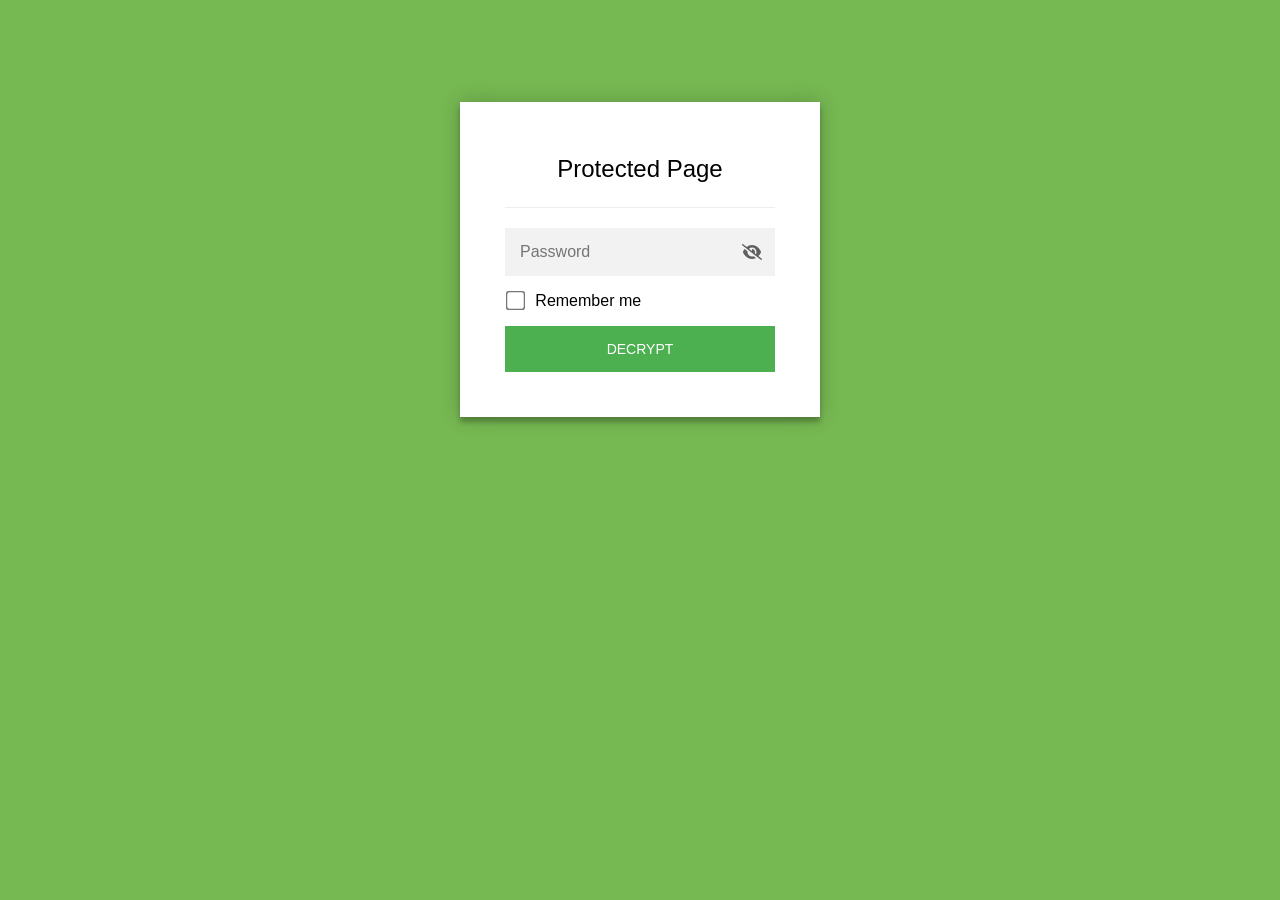
<file: coaching-raw.html>
<!DOCTYPE html>
<html class="staticrypt-html">
    <head>
        <meta charset="utf-8" />
        <title>Protected Page</title>
        <meta name="viewport" content="width=device-width, initial-scale=1" />

        <!-- do not cache this page -->
        <meta http-equiv="cache-control" content="max-age=0" />
        <meta http-equiv="cache-control" content="no-cache" />
        <meta http-equiv="expires" content="0" />
        <meta http-equiv="expires" content="Tue, 01 Jan 1980 1:00:00 GMT" />
        <meta http-equiv="pragma" content="no-cache" />

        <style>
            .staticrypt-hr {
                margin-top: 20px;
                margin-bottom: 20px;
                border: 0;
                border-top: 1px solid #eee;
            }

            .staticrypt-page {
                width: 360px;
                padding: 8% 0 0;
                margin: auto;
                box-sizing: border-box;
            }

            .staticrypt-form {
                position: relative;
                z-index: 1;
                background: #ffffff;
                max-width: 360px;
                margin: 0 auto 100px;
                padding: 45px;
                text-align: center;
                box-shadow: 0 0 20px 0 rgba(0, 0, 0, 0.2), 0 5px 5px 0 rgba(0, 0, 0, 0.24);
            }

            .staticrypt-form input[type="password"],
            input[type="text"] {
                background: inherit;
                border: 0;
                box-sizing: border-box; /* This ensures padding is included in the total width */
                font-size: 14px;
                outline: 0;
                padding: 15px 30px 15px 15px; /* Adjust the padding to ensure there is space for the icon */
                width: 100%;
            }

            .staticrypt-password-container {
                position: relative;
                outline: 0;
                background: #f2f2f2;
                width: 100%;
                border: 0;
                margin: 0 0 15px;
                box-sizing: border-box;
            }

            .staticrypt-toggle-password-visibility {
                cursor: pointer;
                height: 20px;
                opacity: 60%;
                padding: 13px;
                position: absolute;
                right: 0;
                top: 50%;
                transform: translateY(-50%);
                width: 20px;
            }

            .staticrypt-form .staticrypt-decrypt-button {
                text-transform: uppercase;
                outline: 0;
                background: #4CAF50;
                width: 100%;
                border: 0;
                padding: 15px;
                color: #ffffff;
                font-size: 14px;
                cursor: pointer;
            }

            .staticrypt-form .staticrypt-decrypt-button:hover,
            .staticrypt-form .staticrypt-decrypt-button:active,
            .staticrypt-form .staticrypt-decrypt-button:focus {
                background: #4CAF50;
                filter: brightness(92%);
            }

            .staticrypt-html {
                height: 100%;
            }

            .staticrypt-body {
                height: 100%;
                margin: 0;
            }

            .staticrypt-content {
                height: 100%;
                margin-bottom: 1em;
                background: #76B852;
                font-family: "Arial", sans-serif;
                -webkit-font-smoothing: antialiased;
                -moz-osx-font-smoothing: grayscale;
            }

            .staticrypt-instructions {
                margin-top: -1em;
                margin-bottom: 1em;
            }

            .staticrypt-title {
                font-size: 1.5em;
            }

            label.staticrypt-remember {
                display: flex;
                align-items: center;
                margin-bottom: 1em;
            }

            .staticrypt-remember input[type="checkbox"] {
                transform: scale(1.5);
                margin-right: 1em;
            }

            .hidden {
                display: none !important;
            }

            .staticrypt-spinner-container {
                height: 100%;
                display: flex;
                align-items: center;
                justify-content: center;
            }

            .staticrypt-spinner {
                display: inline-block;
                width: 2rem;
                height: 2rem;
                vertical-align: text-bottom;
                border: 0.25em solid gray;
                border-right-color: transparent;
                border-radius: 50%;
                -webkit-animation: spinner-border 0.75s linear infinite;
                animation: spinner-border 0.75s linear infinite;
                animation-duration: 0.75s;
                animation-timing-function: linear;
                animation-delay: 0s;
                animation-iteration-count: infinite;
                animation-direction: normal;
                animation-fill-mode: none;
                animation-play-state: running;
                animation-name: spinner-border;
            }

            @keyframes spinner-border {
                100% {
                    transform: rotate(360deg);
                }
            }

            @media screen and (-webkit-min-device-pixel-ratio: 0) {
                .staticrypt-form input[type="password"],
                input[type="text"] {
                    font-size: 16px;
                }
            }
        </style>
    </head>

    <body class="staticrypt-body">
        <div id="staticrypt_loading" class="staticrypt-spinner-container">
            <div class="staticrypt-spinner"></div>
        </div>

        <div id="staticrypt_content" class="staticrypt-content hidden">
            <div class="staticrypt-page">
                <div class="staticrypt-form">
                    <div class="staticrypt-instructions">
                        <p class="staticrypt-title">Protected Page</p>
                        <p></p>
                    </div>

                    <hr class="staticrypt-hr" />

                    <form id="staticrypt-form" action="#" method="post">
                        <div class="staticrypt-password-container">
                            <input
                                id="staticrypt-password"
                                type="password"
                                name="password"
                                placeholder="Password"
                                autofocus
                            />

                            <img
                                class="staticrypt-toggle-password-visibility"
                                alt="Show password"
                                title="Show password"
                                src="[data-uri]"
                            />
                        </div>

                        <label id="staticrypt-remember-label" class="staticrypt-remember hidden">
                            <input id="staticrypt-remember" type="checkbox" name="remember" />
                            Remember me
                        </label>

                        <input type="submit" class="staticrypt-decrypt-button" value="DECRYPT" />
                    </form>
                </div>
            </div>
        </div>

        <script>
            // these variables will be filled when generating the file - the template format is 'variable_name'
            const staticryptInitiator = ((function(){
  const exports = {};
  const cryptoEngine = ((function(){
  const exports = {};
  const { subtle } = crypto;

const IV_BITS = 16 * 8;
const HEX_BITS = 4;
const ENCRYPTION_ALGO = "AES-CBC";

/**
 * Translates between utf8 encoded hexadecimal strings
 * and Uint8Array bytes.
 */
const HexEncoder = {
    /**
     * hex string -> bytes
     * @param {string} hexString
     * @returns {Uint8Array}
     */
    parse: function (hexString) {
        if (hexString.length % 2 !== 0) throw "Invalid hexString";
        const arrayBuffer = new Uint8Array(hexString.length / 2);

        for (let i = 0; i < hexString.length; i += 2) {
            const byteValue = parseInt(hexString.substring(i, i + 2), 16);
            if (isNaN(byteValue)) {
                throw "Invalid hexString";
            }
            arrayBuffer[i / 2] = byteValue;
        }
        return arrayBuffer;
    },

    /**
     * bytes -> hex string
     * @param {Uint8Array} bytes
     * @returns {string}
     */
    stringify: function (bytes) {
        const hexBytes = [];

        for (let i = 0; i < bytes.length; ++i) {
            let byteString = bytes[i].toString(16);
            if (byteString.length < 2) {
                byteString = "0" + byteString;
            }
            hexBytes.push(byteString);
        }
        return hexBytes.join("");
    },
};

/**
 * Translates between utf8 strings and Uint8Array bytes.
 */
const UTF8Encoder = {
    parse: function (str) {
        return new TextEncoder().encode(str);
    },

    stringify: function (bytes) {
        return new TextDecoder().decode(bytes);
    },
};

/**
 * Salt and encrypt a msg with a password.
 */
async function encrypt(msg, hashedPassword) {
    // Must be 16 bytes, unpredictable, and preferably cryptographically random. However, it need not be secret.
    // https://developer.mozilla.org/en-US/docs/Web/API/SubtleCrypto/encrypt#parameters
    const iv = crypto.getRandomValues(new Uint8Array(IV_BITS / 8));

    const key = await subtle.importKey("raw", HexEncoder.parse(hashedPassword), ENCRYPTION_ALGO, false, ["encrypt"]);

    const encrypted = await subtle.encrypt(
        {
            name: ENCRYPTION_ALGO,
            iv: iv,
        },
        key,
        UTF8Encoder.parse(msg)
    );

    // iv will be 32 hex characters, we prepend it to the ciphertext for use in decryption
    return HexEncoder.stringify(iv) + HexEncoder.stringify(new Uint8Array(encrypted));
}
exports.encrypt = encrypt;

/**
 * Decrypt a salted msg using a password.
 *
 * @param {string} encryptedMsg
 * @param {string} hashedPassword
 * @returns {Promise<string>}
 */
async function decrypt(encryptedMsg, hashedPassword) {
    const ivLength = IV_BITS / HEX_BITS;
    const iv = HexEncoder.parse(encryptedMsg.substring(0, ivLength));
    const encrypted = encryptedMsg.substring(ivLength);

    const key = await subtle.importKey("raw", HexEncoder.parse(hashedPassword), ENCRYPTION_ALGO, false, ["decrypt"]);

    const outBuffer = await subtle.decrypt(
        {
            name: ENCRYPTION_ALGO,
            iv: iv,
        },
        key,
        HexEncoder.parse(encrypted)
    );

    return UTF8Encoder.stringify(new Uint8Array(outBuffer));
}
exports.decrypt = decrypt;

/**
 * Salt and hash the password so it can be stored in localStorage without opening a password reuse vulnerability.
 *
 * @param {string} password
 * @param {string} salt
 * @returns {Promise<string>}
 */
async function hashPassword(password, salt) {
    // we hash the password in multiple steps, each adding more iterations. This is because we used to allow less
    // iterations, so for backward compatibility reasons, we need to support going from that to more iterations.
    let hashedPassword = await hashLegacyRound(password, salt);

    hashedPassword = await hashSecondRound(hashedPassword, salt);

    return hashThirdRound(hashedPassword, salt);
}
exports.hashPassword = hashPassword;

/**
 * This hashes the password with 1k iterations. This is a low number, we need this function to support backwards
 * compatibility.
 *
 * @param {string} password
 * @param {string} salt
 * @returns {Promise<string>}
 */
function hashLegacyRound(password, salt) {
    return pbkdf2(password, salt, 1000, "SHA-1");
}
exports.hashLegacyRound = hashLegacyRound;

/**
 * Add a second round of iterations. This is because we used to use 1k, so for backwards compatibility with
 * remember-me/autodecrypt links, we need to support going from that to more iterations.
 *
 * @param hashedPassword
 * @param salt
 * @returns {Promise<string>}
 */
function hashSecondRound(hashedPassword, salt) {
    return pbkdf2(hashedPassword, salt, 14000, "SHA-256");
}
exports.hashSecondRound = hashSecondRound;

/**
 * Add a third round of iterations to bring total number to 600k. This is because we used to use 1k, then 15k, so for
 * backwards compatibility with remember-me/autodecrypt links, we need to support going from that to more iterations.
 *
 * @param hashedPassword
 * @param salt
 * @returns {Promise<string>}
 */
function hashThirdRound(hashedPassword, salt) {
    return pbkdf2(hashedPassword, salt, 585000, "SHA-256");
}
exports.hashThirdRound = hashThirdRound;

/**
 * Salt and hash the password so it can be stored in localStorage without opening a password reuse vulnerability.
 *
 * @param {string} password
 * @param {string} salt
 * @param {int} iterations
 * @param {string} hashAlgorithm
 * @returns {Promise<string>}
 */
async function pbkdf2(password, salt, iterations, hashAlgorithm) {
    const key = await subtle.importKey("raw", UTF8Encoder.parse(password), "PBKDF2", false, ["deriveBits"]);

    const keyBytes = await subtle.deriveBits(
        {
            name: "PBKDF2",
            hash: hashAlgorithm,
            iterations,
            salt: UTF8Encoder.parse(salt),
        },
        key,
        256
    );

    return HexEncoder.stringify(new Uint8Array(keyBytes));
}

function generateRandomSalt() {
    const bytes = crypto.getRandomValues(new Uint8Array(128 / 8));

    return HexEncoder.stringify(new Uint8Array(bytes));
}
exports.generateRandomSalt = generateRandomSalt;

async function signMessage(hashedPassword, message) {
    const key = await subtle.importKey(
        "raw",
        HexEncoder.parse(hashedPassword),
        {
            name: "HMAC",
            hash: "SHA-256",
        },
        false,
        ["sign"]
    );
    const signature = await subtle.sign("HMAC", key, UTF8Encoder.parse(message));

    return HexEncoder.stringify(new Uint8Array(signature));
}
exports.signMessage = signMessage;

function getRandomAlphanum() {
    const possibleCharacters = "abcdefghijklmnopqrstuvwxyzABCDEFGHIJKLMNOPQRSTUVWXYZ0123456789";

    let byteArray;
    let parsedInt;

    // Keep generating new random bytes until we get a value that falls
    // within a range that can be evenly divided by possibleCharacters.length
    do {
        byteArray = crypto.getRandomValues(new Uint8Array(1));
        // extract the lowest byte to get an int from 0 to 255 (probably unnecessary, since we're only generating 1 byte)
        parsedInt = byteArray[0] & 0xff;
    } while (parsedInt >= 256 - (256 % possibleCharacters.length));

    // Take the modulo of the parsed integer to get a random number between 0 and totalLength - 1
    const randomIndex = parsedInt % possibleCharacters.length;

    return possibleCharacters[randomIndex];
}

/**
 * Generate a random string of a given length.
 *
 * @param {int} length
 * @returns {string}
 */
function generateRandomString(length) {
    let randomString = "";

    for (let i = 0; i < length; i++) {
        randomString += getRandomAlphanum();
    }

    return randomString;
}
exports.generateRandomString = generateRandomString;

  return exports;
})());
const codec = ((function(){
  const exports = {};
  /**
 * Initialize the codec with the provided cryptoEngine - this return functions to encode and decode messages.
 *
 * @param cryptoEngine - the engine to use for encryption / decryption
 */
function init(cryptoEngine) {
    const exports = {};

    /**
     * Top-level function for encoding a message.
     * Includes password hashing, encryption, and signing.
     *
     * @param {string} msg
     * @param {string} password
     * @param {string} salt
     *
     * @returns {string} The encoded text
     */
    async function encode(msg, password, salt) {
        const hashedPassword = await cryptoEngine.hashPassword(password, salt);

        const encrypted = await cryptoEngine.encrypt(msg, hashedPassword);

        // we use the hashed password in the HMAC because this is effectively what will be used a password (so we can store
        // it in localStorage safely, we don't use the clear text password)
        const hmac = await cryptoEngine.signMessage(hashedPassword, encrypted);

        return hmac + encrypted;
    }
    exports.encode = encode;

    /**
     * Encode using a password that has already been hashed. This is useful to encode multiple messages in a row, that way
     * we don't need to hash the password multiple times.
     *
     * @param {string} msg
     * @param {string} hashedPassword
     *
     * @returns {string} The encoded text
     */
    async function encodeWithHashedPassword(msg, hashedPassword) {
        const encrypted = await cryptoEngine.encrypt(msg, hashedPassword);

        // we use the hashed password in the HMAC because this is effectively what will be used a password (so we can store
        // it in localStorage safely, we don't use the clear text password)
        const hmac = await cryptoEngine.signMessage(hashedPassword, encrypted);

        return hmac + encrypted;
    }
    exports.encodeWithHashedPassword = encodeWithHashedPassword;

    /**
     * Top-level function for decoding a message.
     * Includes signature check and decryption.
     *
     * @param {string} signedMsg
     * @param {string} hashedPassword
     * @param {string} salt
     * @param {int} backwardCompatibleAttempt
     * @param {string} originalPassword
     *
     * @returns {Object} {success: true, decoded: string} | {success: false, message: string}
     */
    async function decode(signedMsg, hashedPassword, salt, backwardCompatibleAttempt = 0, originalPassword = "") {
        const encryptedHMAC = signedMsg.substring(0, 64);
        const encryptedMsg = signedMsg.substring(64);
        const decryptedHMAC = await cryptoEngine.signMessage(hashedPassword, encryptedMsg);

        if (decryptedHMAC !== encryptedHMAC) {
            // we have been raising the number of iterations in the hashing algorithm multiple times, so to support the old
            // remember-me/autodecrypt links we need to try bringing the old hashes up to speed.
            originalPassword = originalPassword || hashedPassword;
            if (backwardCompatibleAttempt === 0) {
                const updatedHashedPassword = await cryptoEngine.hashThirdRound(originalPassword, salt);

                return decode(signedMsg, updatedHashedPassword, salt, backwardCompatibleAttempt + 1, originalPassword);
            }
            if (backwardCompatibleAttempt === 1) {
                let updatedHashedPassword = await cryptoEngine.hashSecondRound(originalPassword, salt);
                updatedHashedPassword = await cryptoEngine.hashThirdRound(updatedHashedPassword, salt);

                return decode(signedMsg, updatedHashedPassword, salt, backwardCompatibleAttempt + 1, originalPassword);
            }

            return { success: false, message: "Signature mismatch" };
        }

        return {
            success: true,
            decoded: await cryptoEngine.decrypt(encryptedMsg, hashedPassword),
        };
    }
    exports.decode = decode;

    return exports;
}
exports.init = init;

  return exports;
})());
const decode = codec.init(cryptoEngine).decode;

/**
 * Initialize the staticrypt module, that exposes functions callbable by the password_template.
 *
 * @param {{
 *  staticryptEncryptedMsgUniqueVariableName: string,
 *  isRememberEnabled: boolean,
 *  rememberDurationInDays: number,
 *  staticryptSaltUniqueVariableName: string,
 * }} staticryptConfig - object of data that is stored on the password_template at encryption time.
 *
 * @param {{
 *  rememberExpirationKey: string,
 *  rememberPassphraseKey: string,
 *  replaceHtmlCallback: function,
 *  clearLocalStorageCallback: function,
 * }} templateConfig - object of data that can be configured by a custom password_template.
 */
function init(staticryptConfig, templateConfig) {
    const exports = {};

    /**
     * Decrypt our encrypted page, replace the whole HTML.
     *
     * @param {string} hashedPassword
     * @returns {Promise<boolean>}
     */
    async function decryptAndReplaceHtml(hashedPassword) {
        const { staticryptEncryptedMsgUniqueVariableName, staticryptSaltUniqueVariableName } = staticryptConfig;
        const { replaceHtmlCallback } = templateConfig;

        const result = await decode(
            staticryptEncryptedMsgUniqueVariableName,
            hashedPassword,
            staticryptSaltUniqueVariableName
        );
        if (!result.success) {
            return false;
        }
        const plainHTML = result.decoded;

        // if the user configured a callback call it, otherwise just replace the whole HTML
        if (typeof replaceHtmlCallback === "function") {
            replaceHtmlCallback(plainHTML);
        } else {
            document.write(plainHTML);
            document.close();
        }

        return true;
    }

    /**
     * Attempt to decrypt the page and replace the whole HTML.
     *
     * @param {string} password
     * @param {boolean} isRememberChecked
     *
     * @returns {Promise<{isSuccessful: boolean, hashedPassword?: string}>} - we return an object, so that if we want to
     *   expose more information in the future we can do it without breaking the password_template
     */
    async function handleDecryptionOfPage(password, isRememberChecked) {
        const { staticryptSaltUniqueVariableName } = staticryptConfig;

        // decrypt and replace the whole page
        const hashedPassword = await cryptoEngine.hashPassword(password, staticryptSaltUniqueVariableName);
        return handleDecryptionOfPageFromHash(hashedPassword, isRememberChecked);
    }
    exports.handleDecryptionOfPage = handleDecryptionOfPage;

    async function handleDecryptionOfPageFromHash(hashedPassword, isRememberChecked) {
        const { isRememberEnabled, rememberDurationInDays } = staticryptConfig;
        const { rememberExpirationKey, rememberPassphraseKey } = templateConfig;

        const isDecryptionSuccessful = await decryptAndReplaceHtml(hashedPassword);

        if (!isDecryptionSuccessful) {
            return {
                isSuccessful: false,
                hashedPassword,
            };
        }

        // remember the hashedPassword and set its expiration if necessary
        if (isRememberEnabled && isRememberChecked) {
            window.localStorage.setItem(rememberPassphraseKey, hashedPassword);

            // set the expiration if the duration isn't 0 (meaning no expiration)
            if (rememberDurationInDays > 0) {
                window.localStorage.setItem(
                    rememberExpirationKey,
                    (new Date().getTime() + rememberDurationInDays * 24 * 60 * 60 * 1000).toString()
                );
            }
        }

        return {
            isSuccessful: true,
            hashedPassword,
        };
    }
    exports.handleDecryptionOfPageFromHash = handleDecryptionOfPageFromHash;

    /**
     * Clear localstorage from staticrypt related values
     */
    function clearLocalStorage() {
        const { clearLocalStorageCallback, rememberExpirationKey, rememberPassphraseKey } = templateConfig;

        if (typeof clearLocalStorageCallback === "function") {
            clearLocalStorageCallback();
        } else {
            localStorage.removeItem(rememberPassphraseKey);
            localStorage.removeItem(rememberExpirationKey);
        }
    }

    async function handleDecryptOnLoad() {
        let isSuccessful = await decryptOnLoadFromUrl();

        if (!isSuccessful) {
            isSuccessful = await decryptOnLoadFromRememberMe();
        }

        return { isSuccessful };
    }
    exports.handleDecryptOnLoad = handleDecryptOnLoad;

    /**
     * Clear storage if we are logging out
     *
     * @returns {boolean} - whether we logged out
     */
    function logoutIfNeeded() {
        const logoutKey = "staticrypt_logout";

        // handle logout through query param
        const queryParams = new URLSearchParams(window.location.search);
        if (queryParams.has(logoutKey)) {
            clearLocalStorage();
            return true;
        }

        // handle logout through URL fragment
        const hash = window.location.hash.substring(1);
        if (hash.includes(logoutKey)) {
            clearLocalStorage();
            return true;
        }

        return false;
    }

    /**
     * To be called on load: check if we want to try to decrypt and replace the HTML with the decrypted content, and
     * try to do it if needed.
     *
     * @returns {Promise<boolean>} true if we derypted and replaced the whole page, false otherwise
     */
    async function decryptOnLoadFromRememberMe() {
        const { rememberDurationInDays } = staticryptConfig;
        const { rememberExpirationKey, rememberPassphraseKey } = templateConfig;

        // if we are login out, terminate
        if (logoutIfNeeded()) {
            return false;
        }

        // if there is expiration configured, check if we're not beyond the expiration
        if (rememberDurationInDays && rememberDurationInDays > 0) {
            const expiration = localStorage.getItem(rememberExpirationKey),
                isExpired = expiration && new Date().getTime() > parseInt(expiration);

            if (isExpired) {
                clearLocalStorage();
                return false;
            }
        }

        const hashedPassword = localStorage.getItem(rememberPassphraseKey);

        if (hashedPassword) {
            // try to decrypt
            const isDecryptionSuccessful = await decryptAndReplaceHtml(hashedPassword);

            // if the decryption is unsuccessful the password might be wrong - silently clear the saved data and let
            // the user fill the password form again
            if (!isDecryptionSuccessful) {
                clearLocalStorage();
                return false;
            }

            return true;
        }

        return false;
    }

    async function decryptOnLoadFromUrl() {
        const passwordKey = "staticrypt_pwd";
        const rememberMeKey = "remember_me";

        // try to get the password from the query param (for backward compatibility - we now want to avoid this method,
        // since it sends the hashed password to the server which isn't needed)
        const queryParams = new URLSearchParams(window.location.search);
        const hashedPasswordQuery = queryParams.get(passwordKey);
        const rememberMeQuery = queryParams.get(rememberMeKey);

        const urlFragment = window.location.hash.substring(1);
        // get the password from the url fragment
        const hashedPasswordRegexMatch = urlFragment.match(new RegExp(passwordKey + "=([^&]*)"));
        const hashedPasswordFragment = hashedPasswordRegexMatch ? hashedPasswordRegexMatch[1] : null;
        const rememberMeFragment = urlFragment.includes(rememberMeKey);

        const hashedPassword = hashedPasswordFragment || hashedPasswordQuery;
        const rememberMe = rememberMeFragment || rememberMeQuery;

        if (hashedPassword) {
            return handleDecryptionOfPageFromHash(hashedPassword, rememberMe);
        }

        return false;
    }

    return exports;
}
exports.init = init;

  return exports;
})());
            const templateError = "Bad password!",
                templateToggleAltShow = "Show password",
                templateToggleAltHide = "Hide password",
                isRememberEnabled = true,
                staticryptConfig = {"staticryptEncryptedMsgUniqueVariableName":"[base64]","isRememberEnabled":true,"rememberDurationInDays":0,"staticryptSaltUniqueVariableName":"f23eedf50e7df80c748d4187574e4fe2"};

            // you can edit these values to customize some of the behavior of StatiCrypt
            const templateConfig = {
                rememberExpirationKey: "staticrypt_expiration",
                rememberPassphraseKey: "staticrypt_passphrase",
                replaceHtmlCallback: null,
                clearLocalStorageCallback: null,
            };

            // init the staticrypt engine
            const staticrypt = staticryptInitiator.init(staticryptConfig, templateConfig);

            // try to automatically decrypt on load if there is a saved password
            window.onload = async function () {
                const { isSuccessful } = await staticrypt.handleDecryptOnLoad();

                // if we didn't decrypt anything on load, show the password prompt. Otherwise the content has already been
                // replaced, no need to do anything
                if (!isSuccessful) {
                    // hide loading screen
                    document.getElementById("staticrypt_loading").classList.add("hidden");
                    document.getElementById("staticrypt_content").classList.remove("hidden");
                    document.getElementById("staticrypt-password").focus();

                    // show the remember me checkbox
                    if (isRememberEnabled) {
                        document.getElementById("staticrypt-remember-label").classList.remove("hidden");
                    }
                }
            };

            // toggle password visibility
            const toggleIcon = document.querySelector(".staticrypt-toggle-password-visibility");
            // these two icons are coming from FontAwesome
            const imgSrcEyeClosed =
                "[data-uri]";
            const imgSrcEyeOpened =
                "[data-uri]";
            toggleIcon.addEventListener("click", function () {
                const passwordInput = document.getElementById("staticrypt-password");
                if (passwordInput.type === "password") {
                    passwordInput.type = "text";
                    toggleIcon.src = imgSrcEyeOpened;
                    toggleIcon.alt = templateToggleAltHide;
                    toggleIcon.title = templateToggleAltHide;
                } else {
                    passwordInput.type = "password";
                    toggleIcon.src = imgSrcEyeClosed;
                    toggleIcon.alt = templateToggleAltShow;
                    toggleIcon.title = templateToggleAltShow;
                }
            });

            // handle password form submission
            document.getElementById("staticrypt-form").addEventListener("submit", async function (e) {
                e.preventDefault();

                const password = document.getElementById("staticrypt-password").value,
                    isRememberChecked = document.getElementById("staticrypt-remember").checked;

                const { isSuccessful } = await staticrypt.handleDecryptionOfPage(password, isRememberChecked);

                if (!isSuccessful) {
                    alert(templateError);
                }
            });
        </script>
    </body>
</html>
</file>
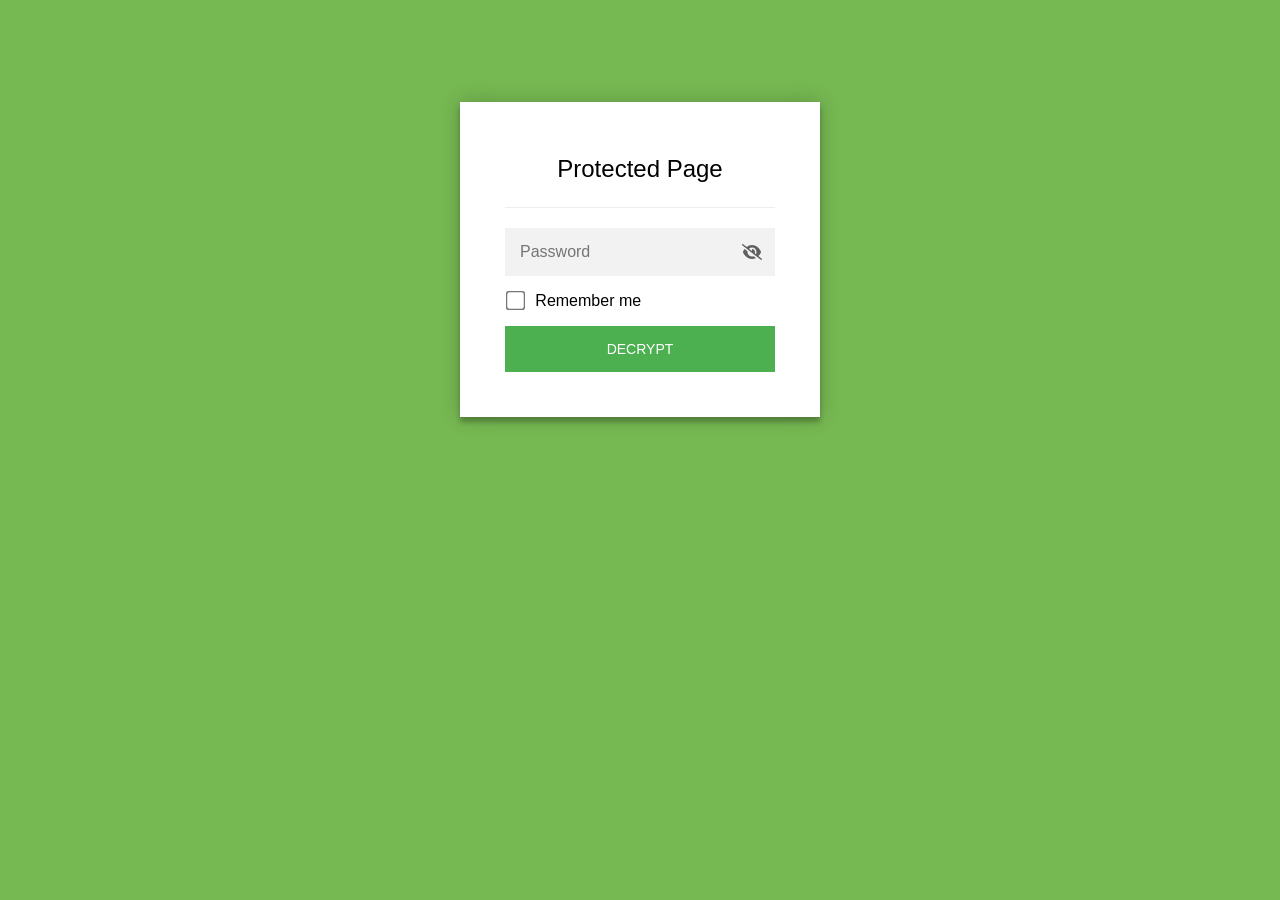
<file: coaching.html>
<!DOCTYPE html>
<html class="staticrypt-html">
    <head>
        <meta charset="utf-8" />
        <title>Protected Page</title>
        <meta name="viewport" content="width=device-width, initial-scale=1" />

        <!-- do not cache this page -->
        <meta http-equiv="cache-control" content="max-age=0" />
        <meta http-equiv="cache-control" content="no-cache" />
        <meta http-equiv="expires" content="0" />
        <meta http-equiv="expires" content="Tue, 01 Jan 1980 1:00:00 GMT" />
        <meta http-equiv="pragma" content="no-cache" />

        <style>
            .staticrypt-hr {
                margin-top: 20px;
                margin-bottom: 20px;
                border: 0;
                border-top: 1px solid #eee;
            }

            .staticrypt-page {
                width: 360px;
                padding: 8% 0 0;
                margin: auto;
                box-sizing: border-box;
            }

            .staticrypt-form {
                position: relative;
                z-index: 1;
                background: #ffffff;
                max-width: 360px;
                margin: 0 auto 100px;
                padding: 45px;
                text-align: center;
                box-shadow: 0 0 20px 0 rgba(0, 0, 0, 0.2), 0 5px 5px 0 rgba(0, 0, 0, 0.24);
            }

            .staticrypt-form input[type="password"],
            input[type="text"] {
                background: inherit;
                border: 0;
                box-sizing: border-box; /* This ensures padding is included in the total width */
                font-size: 14px;
                outline: 0;
                padding: 15px 30px 15px 15px; /* Adjust the padding to ensure there is space for the icon */
                width: 100%;
            }

            .staticrypt-password-container {
                position: relative;
                outline: 0;
                background: #f2f2f2;
                width: 100%;
                border: 0;
                margin: 0 0 15px;
                box-sizing: border-box;
            }

            .staticrypt-toggle-password-visibility {
                cursor: pointer;
                height: 20px;
                opacity: 60%;
                padding: 13px;
                position: absolute;
                right: 0;
                top: 50%;
                transform: translateY(-50%);
                width: 20px;
            }

            .staticrypt-form .staticrypt-decrypt-button {
                text-transform: uppercase;
                outline: 0;
                background: #4CAF50;
                width: 100%;
                border: 0;
                padding: 15px;
                color: #ffffff;
                font-size: 14px;
                cursor: pointer;
            }

            .staticrypt-form .staticrypt-decrypt-button:hover,
            .staticrypt-form .staticrypt-decrypt-button:active,
            .staticrypt-form .staticrypt-decrypt-button:focus {
                background: #4CAF50;
                filter: brightness(92%);
            }

            .staticrypt-html {
                height: 100%;
            }

            .staticrypt-body {
                height: 100%;
                margin: 0;
            }

            .staticrypt-content {
                height: 100%;
                margin-bottom: 1em;
                background: #76B852;
                font-family: "Arial", sans-serif;
                -webkit-font-smoothing: antialiased;
                -moz-osx-font-smoothing: grayscale;
            }

            .staticrypt-instructions {
                margin-top: -1em;
                margin-bottom: 1em;
            }

            .staticrypt-title {
                font-size: 1.5em;
            }

            label.staticrypt-remember {
                display: flex;
                align-items: center;
                margin-bottom: 1em;
            }

            .staticrypt-remember input[type="checkbox"] {
                transform: scale(1.5);
                margin-right: 1em;
            }

            .hidden {
                display: none !important;
            }

            .staticrypt-spinner-container {
                height: 100%;
                display: flex;
                align-items: center;
                justify-content: center;
            }

            .staticrypt-spinner {
                display: inline-block;
                width: 2rem;
                height: 2rem;
                vertical-align: text-bottom;
                border: 0.25em solid gray;
                border-right-color: transparent;
                border-radius: 50%;
                -webkit-animation: spinner-border 0.75s linear infinite;
                animation: spinner-border 0.75s linear infinite;
                animation-duration: 0.75s;
                animation-timing-function: linear;
                animation-delay: 0s;
                animation-iteration-count: infinite;
                animation-direction: normal;
                animation-fill-mode: none;
                animation-play-state: running;
                animation-name: spinner-border;
            }

            @keyframes spinner-border {
                100% {
                    transform: rotate(360deg);
                }
            }

            @media screen and (-webkit-min-device-pixel-ratio: 0) {
                .staticrypt-form input[type="password"],
                input[type="text"] {
                    font-size: 16px;
                }
            }
        </style>
    </head>

    <body class="staticrypt-body">
        <div id="staticrypt_loading" class="staticrypt-spinner-container">
            <div class="staticrypt-spinner"></div>
        </div>

        <div id="staticrypt_content" class="staticrypt-content hidden">
            <div class="staticrypt-page">
                <div class="staticrypt-form">
                    <div class="staticrypt-instructions">
                        <p class="staticrypt-title">Protected Page</p>
                        <p></p>
                    </div>

                    <hr class="staticrypt-hr" />

                    <form id="staticrypt-form" action="#" method="post">
                        <div class="staticrypt-password-container">
                            <input
                                id="staticrypt-password"
                                type="password"
                                name="password"
                                placeholder="Password"
                                autofocus
                            />

                            <img
                                class="staticrypt-toggle-password-visibility"
                                alt="Show password"
                                title="Show password"
                                src="[data-uri]"
                            />
                        </div>

                        <label id="staticrypt-remember-label" class="staticrypt-remember hidden">
                            <input id="staticrypt-remember" type="checkbox" name="remember" />
                            Remember me
                        </label>

                        <input type="submit" class="staticrypt-decrypt-button" value="DECRYPT" />
                    </form>
                </div>
            </div>
        </div>

        <script>
            // these variables will be filled when generating the file - the template format is 'variable_name'
            const staticryptInitiator = ((function(){
  const exports = {};
  const cryptoEngine = ((function(){
  const exports = {};
  const { subtle } = crypto;

const IV_BITS = 16 * 8;
const HEX_BITS = 4;
const ENCRYPTION_ALGO = "AES-CBC";

/**
 * Translates between utf8 encoded hexadecimal strings
 * and Uint8Array bytes.
 */
const HexEncoder = {
    /**
     * hex string -> bytes
     * @param {string} hexString
     * @returns {Uint8Array}
     */
    parse: function (hexString) {
        if (hexString.length % 2 !== 0) throw "Invalid hexString";
        const arrayBuffer = new Uint8Array(hexString.length / 2);

        for (let i = 0; i < hexString.length; i += 2) {
            const byteValue = parseInt(hexString.substring(i, i + 2), 16);
            if (isNaN(byteValue)) {
                throw "Invalid hexString";
            }
            arrayBuffer[i / 2] = byteValue;
        }
        return arrayBuffer;
    },

    /**
     * bytes -> hex string
     * @param {Uint8Array} bytes
     * @returns {string}
     */
    stringify: function (bytes) {
        const hexBytes = [];

        for (let i = 0; i < bytes.length; ++i) {
            let byteString = bytes[i].toString(16);
            if (byteString.length < 2) {
                byteString = "0" + byteString;
            }
            hexBytes.push(byteString);
        }
        return hexBytes.join("");
    },
};

/**
 * Translates between utf8 strings and Uint8Array bytes.
 */
const UTF8Encoder = {
    parse: function (str) {
        return new TextEncoder().encode(str);
    },

    stringify: function (bytes) {
        return new TextDecoder().decode(bytes);
    },
};

/**
 * Salt and encrypt a msg with a password.
 */
async function encrypt(msg, hashedPassword) {
    // Must be 16 bytes, unpredictable, and preferably cryptographically random. However, it need not be secret.
    // https://developer.mozilla.org/en-US/docs/Web/API/SubtleCrypto/encrypt#parameters
    const iv = crypto.getRandomValues(new Uint8Array(IV_BITS / 8));

    const key = await subtle.importKey("raw", HexEncoder.parse(hashedPassword), ENCRYPTION_ALGO, false, ["encrypt"]);

    const encrypted = await subtle.encrypt(
        {
            name: ENCRYPTION_ALGO,
            iv: iv,
        },
        key,
        UTF8Encoder.parse(msg)
    );

    // iv will be 32 hex characters, we prepend it to the ciphertext for use in decryption
    return HexEncoder.stringify(iv) + HexEncoder.stringify(new Uint8Array(encrypted));
}
exports.encrypt = encrypt;

/**
 * Decrypt a salted msg using a password.
 *
 * @param {string} encryptedMsg
 * @param {string} hashedPassword
 * @returns {Promise<string>}
 */
async function decrypt(encryptedMsg, hashedPassword) {
    const ivLength = IV_BITS / HEX_BITS;
    const iv = HexEncoder.parse(encryptedMsg.substring(0, ivLength));
    const encrypted = encryptedMsg.substring(ivLength);

    const key = await subtle.importKey("raw", HexEncoder.parse(hashedPassword), ENCRYPTION_ALGO, false, ["decrypt"]);

    const outBuffer = await subtle.decrypt(
        {
            name: ENCRYPTION_ALGO,
            iv: iv,
        },
        key,
        HexEncoder.parse(encrypted)
    );

    return UTF8Encoder.stringify(new Uint8Array(outBuffer));
}
exports.decrypt = decrypt;

/**
 * Salt and hash the password so it can be stored in localStorage without opening a password reuse vulnerability.
 *
 * @param {string} password
 * @param {string} salt
 * @returns {Promise<string>}
 */
async function hashPassword(password, salt) {
    // we hash the password in multiple steps, each adding more iterations. This is because we used to allow less
    // iterations, so for backward compatibility reasons, we need to support going from that to more iterations.
    let hashedPassword = await hashLegacyRound(password, salt);

    hashedPassword = await hashSecondRound(hashedPassword, salt);

    return hashThirdRound(hashedPassword, salt);
}
exports.hashPassword = hashPassword;

/**
 * This hashes the password with 1k iterations. This is a low number, we need this function to support backwards
 * compatibility.
 *
 * @param {string} password
 * @param {string} salt
 * @returns {Promise<string>}
 */
function hashLegacyRound(password, salt) {
    return pbkdf2(password, salt, 1000, "SHA-1");
}
exports.hashLegacyRound = hashLegacyRound;

/**
 * Add a second round of iterations. This is because we used to use 1k, so for backwards compatibility with
 * remember-me/autodecrypt links, we need to support going from that to more iterations.
 *
 * @param hashedPassword
 * @param salt
 * @returns {Promise<string>}
 */
function hashSecondRound(hashedPassword, salt) {
    return pbkdf2(hashedPassword, salt, 14000, "SHA-256");
}
exports.hashSecondRound = hashSecondRound;

/**
 * Add a third round of iterations to bring total number to 600k. This is because we used to use 1k, then 15k, so for
 * backwards compatibility with remember-me/autodecrypt links, we need to support going from that to more iterations.
 *
 * @param hashedPassword
 * @param salt
 * @returns {Promise<string>}
 */
function hashThirdRound(hashedPassword, salt) {
    return pbkdf2(hashedPassword, salt, 585000, "SHA-256");
}
exports.hashThirdRound = hashThirdRound;

/**
 * Salt and hash the password so it can be stored in localStorage without opening a password reuse vulnerability.
 *
 * @param {string} password
 * @param {string} salt
 * @param {int} iterations
 * @param {string} hashAlgorithm
 * @returns {Promise<string>}
 */
async function pbkdf2(password, salt, iterations, hashAlgorithm) {
    const key = await subtle.importKey("raw", UTF8Encoder.parse(password), "PBKDF2", false, ["deriveBits"]);

    const keyBytes = await subtle.deriveBits(
        {
            name: "PBKDF2",
            hash: hashAlgorithm,
            iterations,
            salt: UTF8Encoder.parse(salt),
        },
        key,
        256
    );

    return HexEncoder.stringify(new Uint8Array(keyBytes));
}

function generateRandomSalt() {
    const bytes = crypto.getRandomValues(new Uint8Array(128 / 8));

    return HexEncoder.stringify(new Uint8Array(bytes));
}
exports.generateRandomSalt = generateRandomSalt;

async function signMessage(hashedPassword, message) {
    const key = await subtle.importKey(
        "raw",
        HexEncoder.parse(hashedPassword),
        {
            name: "HMAC",
            hash: "SHA-256",
        },
        false,
        ["sign"]
    );
    const signature = await subtle.sign("HMAC", key, UTF8Encoder.parse(message));

    return HexEncoder.stringify(new Uint8Array(signature));
}
exports.signMessage = signMessage;

function getRandomAlphanum() {
    const possibleCharacters = "abcdefghijklmnopqrstuvwxyzABCDEFGHIJKLMNOPQRSTUVWXYZ0123456789";

    let byteArray;
    let parsedInt;

    // Keep generating new random bytes until we get a value that falls
    // within a range that can be evenly divided by possibleCharacters.length
    do {
        byteArray = crypto.getRandomValues(new Uint8Array(1));
        // extract the lowest byte to get an int from 0 to 255 (probably unnecessary, since we're only generating 1 byte)
        parsedInt = byteArray[0] & 0xff;
    } while (parsedInt >= 256 - (256 % possibleCharacters.length));

    // Take the modulo of the parsed integer to get a random number between 0 and totalLength - 1
    const randomIndex = parsedInt % possibleCharacters.length;

    return possibleCharacters[randomIndex];
}

/**
 * Generate a random string of a given length.
 *
 * @param {int} length
 * @returns {string}
 */
function generateRandomString(length) {
    let randomString = "";

    for (let i = 0; i < length; i++) {
        randomString += getRandomAlphanum();
    }

    return randomString;
}
exports.generateRandomString = generateRandomString;

  return exports;
})());
const codec = ((function(){
  const exports = {};
  /**
 * Initialize the codec with the provided cryptoEngine - this return functions to encode and decode messages.
 *
 * @param cryptoEngine - the engine to use for encryption / decryption
 */
function init(cryptoEngine) {
    const exports = {};

    /**
     * Top-level function for encoding a message.
     * Includes password hashing, encryption, and signing.
     *
     * @param {string} msg
     * @param {string} password
     * @param {string} salt
     *
     * @returns {string} The encoded text
     */
    async function encode(msg, password, salt) {
        const hashedPassword = await cryptoEngine.hashPassword(password, salt);

        const encrypted = await cryptoEngine.encrypt(msg, hashedPassword);

        // we use the hashed password in the HMAC because this is effectively what will be used a password (so we can store
        // it in localStorage safely, we don't use the clear text password)
        const hmac = await cryptoEngine.signMessage(hashedPassword, encrypted);

        return hmac + encrypted;
    }
    exports.encode = encode;

    /**
     * Encode using a password that has already been hashed. This is useful to encode multiple messages in a row, that way
     * we don't need to hash the password multiple times.
     *
     * @param {string} msg
     * @param {string} hashedPassword
     *
     * @returns {string} The encoded text
     */
    async function encodeWithHashedPassword(msg, hashedPassword) {
        const encrypted = await cryptoEngine.encrypt(msg, hashedPassword);

        // we use the hashed password in the HMAC because this is effectively what will be used a password (so we can store
        // it in localStorage safely, we don't use the clear text password)
        const hmac = await cryptoEngine.signMessage(hashedPassword, encrypted);

        return hmac + encrypted;
    }
    exports.encodeWithHashedPassword = encodeWithHashedPassword;

    /**
     * Top-level function for decoding a message.
     * Includes signature check and decryption.
     *
     * @param {string} signedMsg
     * @param {string} hashedPassword
     * @param {string} salt
     * @param {int} backwardCompatibleAttempt
     * @param {string} originalPassword
     *
     * @returns {Object} {success: true, decoded: string} | {success: false, message: string}
     */
    async function decode(signedMsg, hashedPassword, salt, backwardCompatibleAttempt = 0, originalPassword = "") {
        const encryptedHMAC = signedMsg.substring(0, 64);
        const encryptedMsg = signedMsg.substring(64);
        const decryptedHMAC = await cryptoEngine.signMessage(hashedPassword, encryptedMsg);

        if (decryptedHMAC !== encryptedHMAC) {
            // we have been raising the number of iterations in the hashing algorithm multiple times, so to support the old
            // remember-me/autodecrypt links we need to try bringing the old hashes up to speed.
            originalPassword = originalPassword || hashedPassword;
            if (backwardCompatibleAttempt === 0) {
                const updatedHashedPassword = await cryptoEngine.hashThirdRound(originalPassword, salt);

                return decode(signedMsg, updatedHashedPassword, salt, backwardCompatibleAttempt + 1, originalPassword);
            }
            if (backwardCompatibleAttempt === 1) {
                let updatedHashedPassword = await cryptoEngine.hashSecondRound(originalPassword, salt);
                updatedHashedPassword = await cryptoEngine.hashThirdRound(updatedHashedPassword, salt);

                return decode(signedMsg, updatedHashedPassword, salt, backwardCompatibleAttempt + 1, originalPassword);
            }

            return { success: false, message: "Signature mismatch" };
        }

        return {
            success: true,
            decoded: await cryptoEngine.decrypt(encryptedMsg, hashedPassword),
        };
    }
    exports.decode = decode;

    return exports;
}
exports.init = init;

  return exports;
})());
const decode = codec.init(cryptoEngine).decode;

/**
 * Initialize the staticrypt module, that exposes functions callbable by the password_template.
 *
 * @param {{
 *  staticryptEncryptedMsgUniqueVariableName: string,
 *  isRememberEnabled: boolean,
 *  rememberDurationInDays: number,
 *  staticryptSaltUniqueVariableName: string,
 * }} staticryptConfig - object of data that is stored on the password_template at encryption time.
 *
 * @param {{
 *  rememberExpirationKey: string,
 *  rememberPassphraseKey: string,
 *  replaceHtmlCallback: function,
 *  clearLocalStorageCallback: function,
 * }} templateConfig - object of data that can be configured by a custom password_template.
 */
function init(staticryptConfig, templateConfig) {
    const exports = {};

    /**
     * Decrypt our encrypted page, replace the whole HTML.
     *
     * @param {string} hashedPassword
     * @returns {Promise<boolean>}
     */
    async function decryptAndReplaceHtml(hashedPassword) {
        const { staticryptEncryptedMsgUniqueVariableName, staticryptSaltUniqueVariableName } = staticryptConfig;
        const { replaceHtmlCallback } = templateConfig;

        const result = await decode(
            staticryptEncryptedMsgUniqueVariableName,
            hashedPassword,
            staticryptSaltUniqueVariableName
        );
        if (!result.success) {
            return false;
        }
        const plainHTML = result.decoded;

        // if the user configured a callback call it, otherwise just replace the whole HTML
        if (typeof replaceHtmlCallback === "function") {
            replaceHtmlCallback(plainHTML);
        } else {
            document.write(plainHTML);
            document.close();
        }

        return true;
    }

    /**
     * Attempt to decrypt the page and replace the whole HTML.
     *
     * @param {string} password
     * @param {boolean} isRememberChecked
     *
     * @returns {Promise<{isSuccessful: boolean, hashedPassword?: string}>} - we return an object, so that if we want to
     *   expose more information in the future we can do it without breaking the password_template
     */
    async function handleDecryptionOfPage(password, isRememberChecked) {
        const { staticryptSaltUniqueVariableName } = staticryptConfig;

        // decrypt and replace the whole page
        const hashedPassword = await cryptoEngine.hashPassword(password, staticryptSaltUniqueVariableName);
        return handleDecryptionOfPageFromHash(hashedPassword, isRememberChecked);
    }
    exports.handleDecryptionOfPage = handleDecryptionOfPage;

    async function handleDecryptionOfPageFromHash(hashedPassword, isRememberChecked) {
        const { isRememberEnabled, rememberDurationInDays } = staticryptConfig;
        const { rememberExpirationKey, rememberPassphraseKey } = templateConfig;

        const isDecryptionSuccessful = await decryptAndReplaceHtml(hashedPassword);

        if (!isDecryptionSuccessful) {
            return {
                isSuccessful: false,
                hashedPassword,
            };
        }

        // remember the hashedPassword and set its expiration if necessary
        if (isRememberEnabled && isRememberChecked) {
            window.localStorage.setItem(rememberPassphraseKey, hashedPassword);

            // set the expiration if the duration isn't 0 (meaning no expiration)
            if (rememberDurationInDays > 0) {
                window.localStorage.setItem(
                    rememberExpirationKey,
                    (new Date().getTime() + rememberDurationInDays * 24 * 60 * 60 * 1000).toString()
                );
            }
        }

        return {
            isSuccessful: true,
            hashedPassword,
        };
    }
    exports.handleDecryptionOfPageFromHash = handleDecryptionOfPageFromHash;

    /**
     * Clear localstorage from staticrypt related values
     */
    function clearLocalStorage() {
        const { clearLocalStorageCallback, rememberExpirationKey, rememberPassphraseKey } = templateConfig;

        if (typeof clearLocalStorageCallback === "function") {
            clearLocalStorageCallback();
        } else {
            localStorage.removeItem(rememberPassphraseKey);
            localStorage.removeItem(rememberExpirationKey);
        }
    }

    async function handleDecryptOnLoad() {
        let isSuccessful = await decryptOnLoadFromUrl();

        if (!isSuccessful) {
            isSuccessful = await decryptOnLoadFromRememberMe();
        }

        return { isSuccessful };
    }
    exports.handleDecryptOnLoad = handleDecryptOnLoad;

    /**
     * Clear storage if we are logging out
     *
     * @returns {boolean} - whether we logged out
     */
    function logoutIfNeeded() {
        const logoutKey = "staticrypt_logout";

        // handle logout through query param
        const queryParams = new URLSearchParams(window.location.search);
        if (queryParams.has(logoutKey)) {
            clearLocalStorage();
            return true;
        }

        // handle logout through URL fragment
        const hash = window.location.hash.substring(1);
        if (hash.includes(logoutKey)) {
            clearLocalStorage();
            return true;
        }

        return false;
    }

    /**
     * To be called on load: check if we want to try to decrypt and replace the HTML with the decrypted content, and
     * try to do it if needed.
     *
     * @returns {Promise<boolean>} true if we derypted and replaced the whole page, false otherwise
     */
    async function decryptOnLoadFromRememberMe() {
        const { rememberDurationInDays } = staticryptConfig;
        const { rememberExpirationKey, rememberPassphraseKey } = templateConfig;

        // if we are login out, terminate
        if (logoutIfNeeded()) {
            return false;
        }

        // if there is expiration configured, check if we're not beyond the expiration
        if (rememberDurationInDays && rememberDurationInDays > 0) {
            const expiration = localStorage.getItem(rememberExpirationKey),
                isExpired = expiration && new Date().getTime() > parseInt(expiration);

            if (isExpired) {
                clearLocalStorage();
                return false;
            }
        }

        const hashedPassword = localStorage.getItem(rememberPassphraseKey);

        if (hashedPassword) {
            // try to decrypt
            const isDecryptionSuccessful = await decryptAndReplaceHtml(hashedPassword);

            // if the decryption is unsuccessful the password might be wrong - silently clear the saved data and let
            // the user fill the password form again
            if (!isDecryptionSuccessful) {
                clearLocalStorage();
                return false;
            }

            return true;
        }

        return false;
    }

    async function decryptOnLoadFromUrl() {
        const passwordKey = "staticrypt_pwd";
        const rememberMeKey = "remember_me";

        // try to get the password from the query param (for backward compatibility - we now want to avoid this method,
        // since it sends the hashed password to the server which isn't needed)
        const queryParams = new URLSearchParams(window.location.search);
        const hashedPasswordQuery = queryParams.get(passwordKey);
        const rememberMeQuery = queryParams.get(rememberMeKey);

        const urlFragment = window.location.hash.substring(1);
        // get the password from the url fragment
        const hashedPasswordRegexMatch = urlFragment.match(new RegExp(passwordKey + "=([^&]*)"));
        const hashedPasswordFragment = hashedPasswordRegexMatch ? hashedPasswordRegexMatch[1] : null;
        const rememberMeFragment = urlFragment.includes(rememberMeKey);

        const hashedPassword = hashedPasswordFragment || hashedPasswordQuery;
        const rememberMe = rememberMeFragment || rememberMeQuery;

        if (hashedPassword) {
            return handleDecryptionOfPageFromHash(hashedPassword, rememberMe);
        }

        return false;
    }

    return exports;
}
exports.init = init;

  return exports;
})());
            const templateError = "Bad password!",
                templateToggleAltShow = "Show password",
                templateToggleAltHide = "Hide password",
                isRememberEnabled = true,
                staticryptConfig = {"staticryptEncryptedMsgUniqueVariableName":"[base64]","isRememberEnabled":true,"rememberDurationInDays":0,"staticryptSaltUniqueVariableName":"f23eedf50e7df80c748d4187574e4fe2"};

            // you can edit these values to customize some of the behavior of StatiCrypt
            const templateConfig = {
                rememberExpirationKey: "staticrypt_expiration",
                rememberPassphraseKey: "staticrypt_passphrase",
                replaceHtmlCallback: null,
                clearLocalStorageCallback: null,
            };

            // init the staticrypt engine
            const staticrypt = staticryptInitiator.init(staticryptConfig, templateConfig);

            // try to automatically decrypt on load if there is a saved password
            window.onload = async function () {
                const { isSuccessful } = await staticrypt.handleDecryptOnLoad();

                // if we didn't decrypt anything on load, show the password prompt. Otherwise the content has already been
                // replaced, no need to do anything
                if (!isSuccessful) {
                    // hide loading screen
                    document.getElementById("staticrypt_loading").classList.add("hidden");
                    document.getElementById("staticrypt_content").classList.remove("hidden");
                    document.getElementById("staticrypt-password").focus();

                    // show the remember me checkbox
                    if (isRememberEnabled) {
                        document.getElementById("staticrypt-remember-label").classList.remove("hidden");
                    }
                }
            };

            // toggle password visibility
            const toggleIcon = document.querySelector(".staticrypt-toggle-password-visibility");
            // these two icons are coming from FontAwesome
            const imgSrcEyeClosed =
                "[data-uri]";
            const imgSrcEyeOpened =
                "[data-uri]";
            toggleIcon.addEventListener("click", function () {
                const passwordInput = document.getElementById("staticrypt-password");
                if (passwordInput.type === "password") {
                    passwordInput.type = "text";
                    toggleIcon.src = imgSrcEyeOpened;
                    toggleIcon.alt = templateToggleAltHide;
                    toggleIcon.title = templateToggleAltHide;
                } else {
                    passwordInput.type = "password";
                    toggleIcon.src = imgSrcEyeClosed;
                    toggleIcon.alt = templateToggleAltShow;
                    toggleIcon.title = templateToggleAltShow;
                }
            });

            // handle password form submission
            document.getElementById("staticrypt-form").addEventListener("submit", async function (e) {
                e.preventDefault();

                const password = document.getElementById("staticrypt-password").value,
                    isRememberChecked = document.getElementById("staticrypt-remember").checked;

                const { isSuccessful } = await staticrypt.handleDecryptionOfPage(password, isRememberChecked);

                if (!isSuccessful) {
                    alert(templateError);
                }
            });
        </script>
    </body>
</html>
</file>
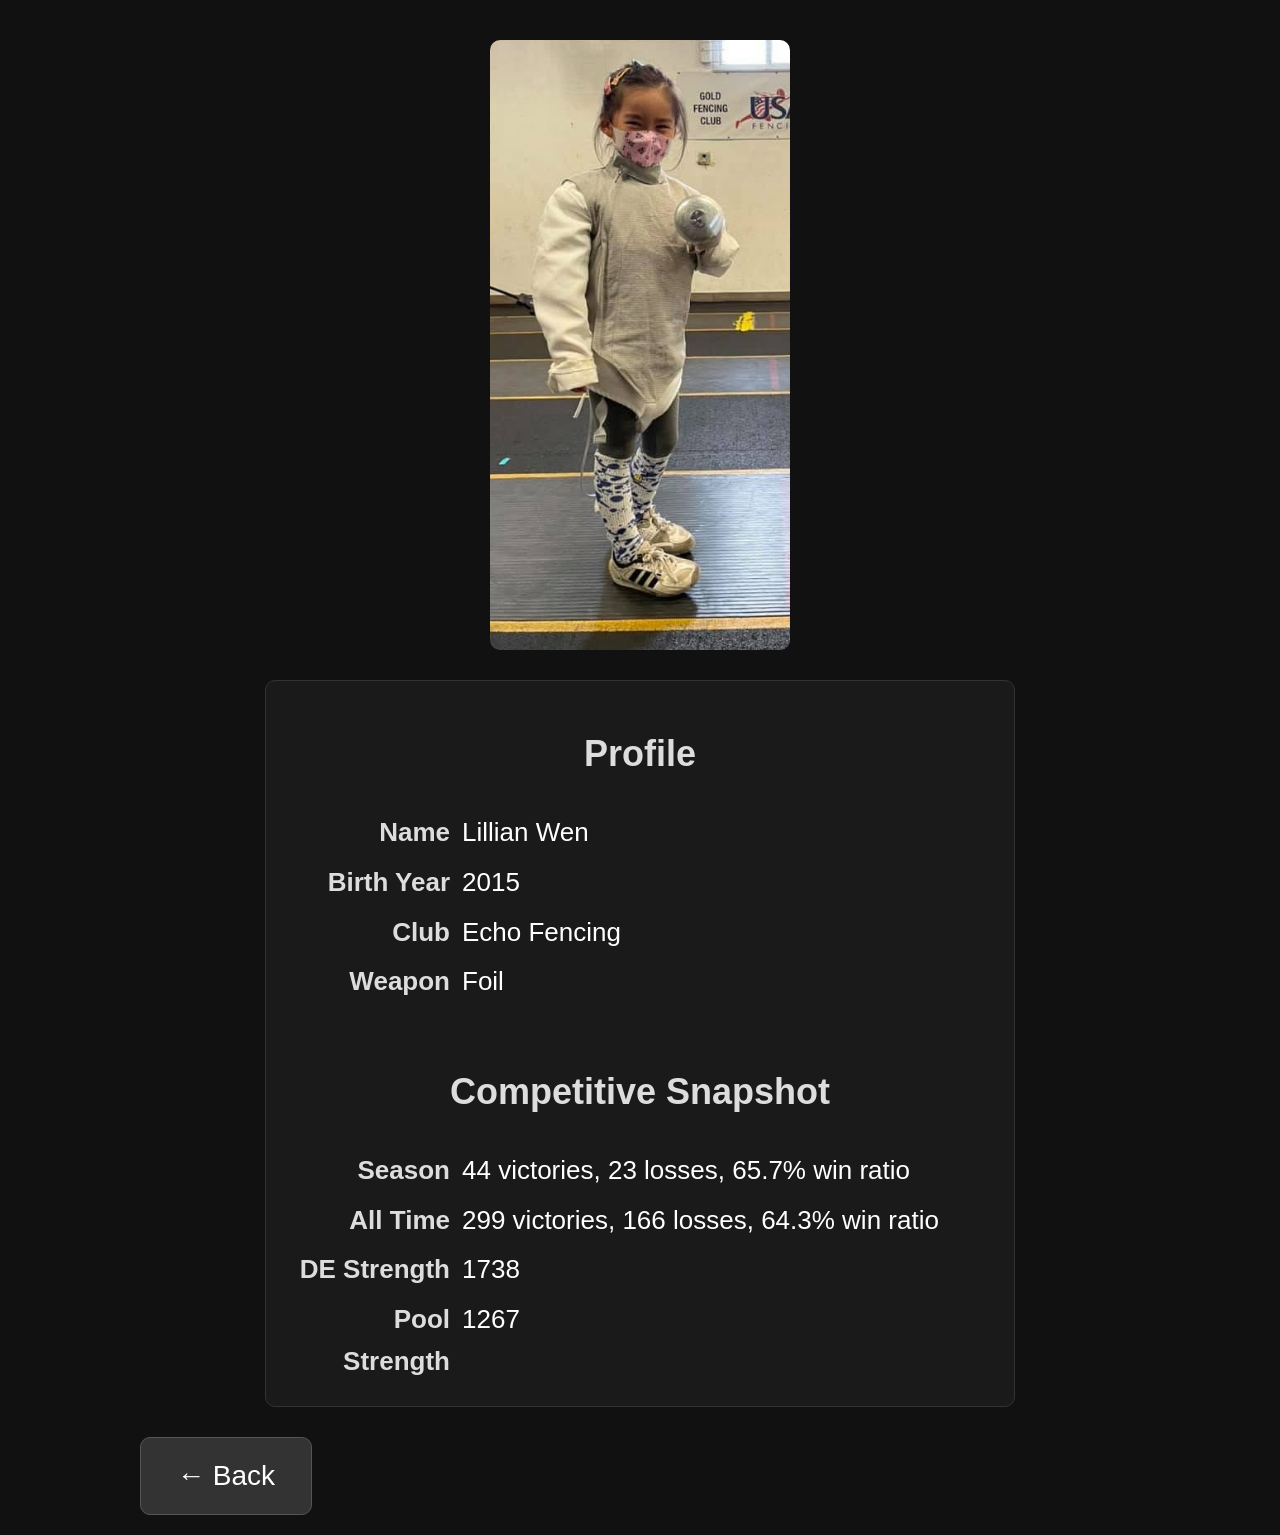
<file: profile.html>
<!DOCTYPE html>
<html>
<head>
    <meta charset="utf-8">
    <title>Lilly Profile</title>
    <link rel="stylesheet" href="style.css">
    <script>
        function goBack() {
            window.location.href = "videos.html";
        }
    </script>
</head>
<body>

<div class="container">

    <img src="lilly.png" class="profile-pic" alt="Lilly">

    <div class="profile-info" style="max-width:700px; margin:30px auto; text-align:left; background:#1a1a1a; border:1px solid #333; border-radius:10px; padding:24px;">

        <!-- PROFILE_STATS_START -->

<h2>Profile</h2>

<div class="profile-table">
    <div class="profile-label">Name</div>
    <div class="profile-value">Lillian Wen</div>

    <div class="profile-label">Birth Year</div>
    <div class="profile-value">2015</div>

    <div class="profile-label">Club</div>
    <div class="profile-value">Echo Fencing</div>

    <div class="profile-label">Weapon</div>
    <div class="profile-value">Foil</div>
</div>

<h2>Competitive Snapshot</h2>

<div class="profile-table">
    <div class="profile-label">Season</div>
    <div class="profile-value">44 victories, 23 losses, 65.7% win ratio</div>

    <div class="profile-label">All Time</div>
    <div class="profile-value">299 victories, 166 losses, 64.3% win ratio</div>

    <div class="profile-label">DE Strength</div>
    <div class="profile-value">1738</div>

    <div class="profile-label">Pool Strength</div>
    <div class="profile-value">1267</div>
</div>

<!-- PROFILE_STATS_END -->

    </div>

	<button onclick="goBack()" 
	style="background:#333; color:white; border:1px solid #555;
	padding:22px 36px;
	border-radius:10px;
	cursor:pointer;
	font-size:28px;">
	    ← Back
	</button>

</div>

</body>
</html>
</file>
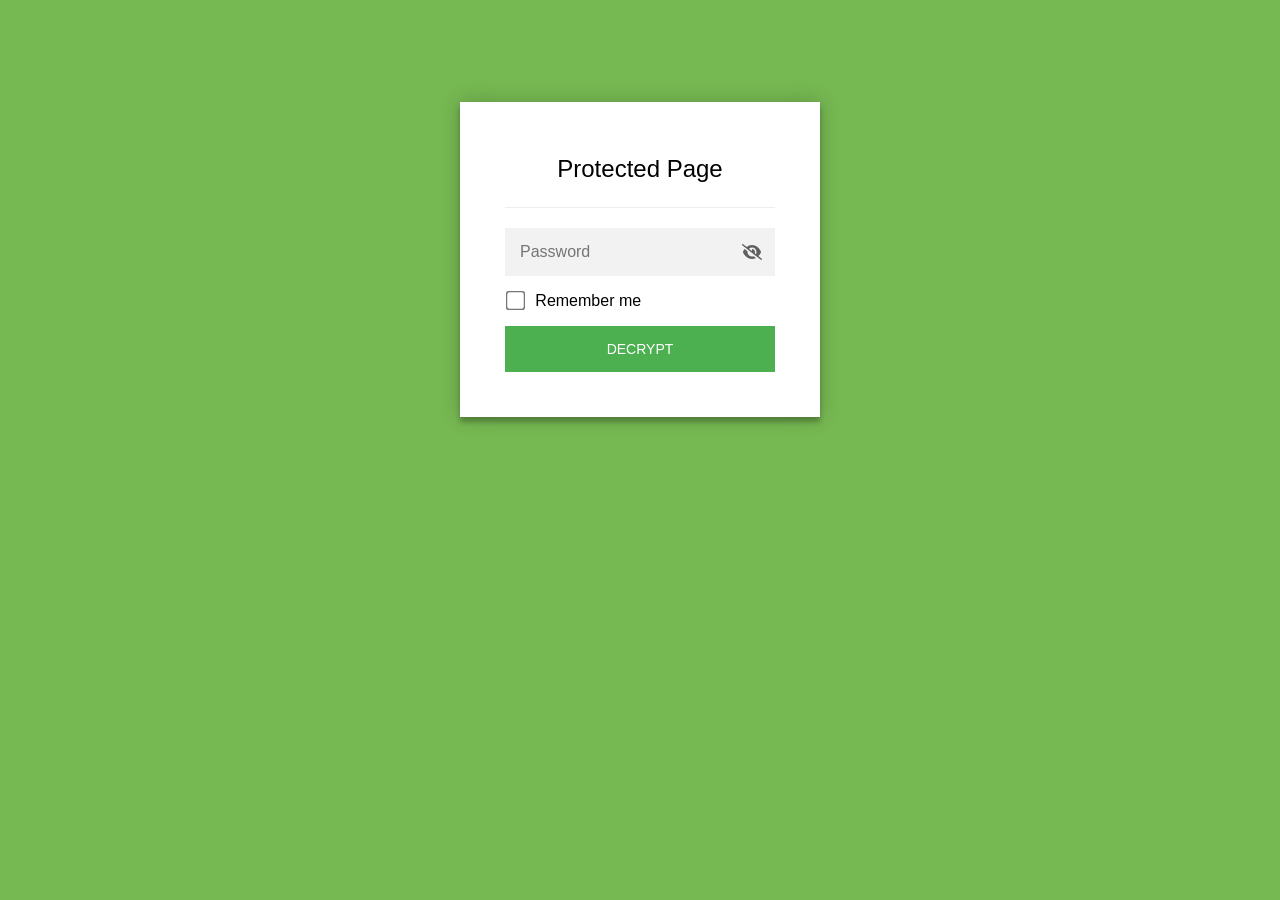
<file: videos.html>
<!DOCTYPE html>
<html class="staticrypt-html">
    <head>
        <meta charset="utf-8" />
        <title>Protected Page</title>
        <meta name="viewport" content="width=device-width, initial-scale=1" />

        <!-- do not cache this page -->
        <meta http-equiv="cache-control" content="max-age=0" />
        <meta http-equiv="cache-control" content="no-cache" />
        <meta http-equiv="expires" content="0" />
        <meta http-equiv="expires" content="Tue, 01 Jan 1980 1:00:00 GMT" />
        <meta http-equiv="pragma" content="no-cache" />

        <style>
            .staticrypt-hr {
                margin-top: 20px;
                margin-bottom: 20px;
                border: 0;
                border-top: 1px solid #eee;
            }

            .staticrypt-page {
                width: 360px;
                padding: 8% 0 0;
                margin: auto;
                box-sizing: border-box;
            }

            .staticrypt-form {
                position: relative;
                z-index: 1;
                background: #ffffff;
                max-width: 360px;
                margin: 0 auto 100px;
                padding: 45px;
                text-align: center;
                box-shadow: 0 0 20px 0 rgba(0, 0, 0, 0.2), 0 5px 5px 0 rgba(0, 0, 0, 0.24);
            }

            .staticrypt-form input[type="password"],
            input[type="text"] {
                background: inherit;
                border: 0;
                box-sizing: border-box; /* This ensures padding is included in the total width */
                font-size: 14px;
                outline: 0;
                padding: 15px 30px 15px 15px; /* Adjust the padding to ensure there is space for the icon */
                width: 100%;
            }

            .staticrypt-password-container {
                position: relative;
                outline: 0;
                background: #f2f2f2;
                width: 100%;
                border: 0;
                margin: 0 0 15px;
                box-sizing: border-box;
            }

            .staticrypt-toggle-password-visibility {
                cursor: pointer;
                height: 20px;
                opacity: 60%;
                padding: 13px;
                position: absolute;
                right: 0;
                top: 50%;
                transform: translateY(-50%);
                width: 20px;
            }

            .staticrypt-form .staticrypt-decrypt-button {
                text-transform: uppercase;
                outline: 0;
                background: #4CAF50;
                width: 100%;
                border: 0;
                padding: 15px;
                color: #ffffff;
                font-size: 14px;
                cursor: pointer;
            }

            .staticrypt-form .staticrypt-decrypt-button:hover,
            .staticrypt-form .staticrypt-decrypt-button:active,
            .staticrypt-form .staticrypt-decrypt-button:focus {
                background: #4CAF50;
                filter: brightness(92%);
            }

            .staticrypt-html {
                height: 100%;
            }

            .staticrypt-body {
                height: 100%;
                margin: 0;
            }

            .staticrypt-content {
                height: 100%;
                margin-bottom: 1em;
                background: #76B852;
                font-family: "Arial", sans-serif;
                -webkit-font-smoothing: antialiased;
                -moz-osx-font-smoothing: grayscale;
            }

            .staticrypt-instructions {
                margin-top: -1em;
                margin-bottom: 1em;
            }

            .staticrypt-title {
                font-size: 1.5em;
            }

            label.staticrypt-remember {
                display: flex;
                align-items: center;
                margin-bottom: 1em;
            }

            .staticrypt-remember input[type="checkbox"] {
                transform: scale(1.5);
                margin-right: 1em;
            }

            .hidden {
                display: none !important;
            }

            .staticrypt-spinner-container {
                height: 100%;
                display: flex;
                align-items: center;
                justify-content: center;
            }

            .staticrypt-spinner {
                display: inline-block;
                width: 2rem;
                height: 2rem;
                vertical-align: text-bottom;
                border: 0.25em solid gray;
                border-right-color: transparent;
                border-radius: 50%;
                -webkit-animation: spinner-border 0.75s linear infinite;
                animation: spinner-border 0.75s linear infinite;
                animation-duration: 0.75s;
                animation-timing-function: linear;
                animation-delay: 0s;
                animation-iteration-count: infinite;
                animation-direction: normal;
                animation-fill-mode: none;
                animation-play-state: running;
                animation-name: spinner-border;
            }

            @keyframes spinner-border {
                100% {
                    transform: rotate(360deg);
                }
            }

            @media screen and (-webkit-min-device-pixel-ratio: 0) {
                .staticrypt-form input[type="password"],
                input[type="text"] {
                    font-size: 16px;
                }
            }
        </style>
    </head>

    <body class="staticrypt-body">
        <div id="staticrypt_loading" class="staticrypt-spinner-container">
            <div class="staticrypt-spinner"></div>
        </div>

        <div id="staticrypt_content" class="staticrypt-content hidden">
            <div class="staticrypt-page">
                <div class="staticrypt-form">
                    <div class="staticrypt-instructions">
                        <p class="staticrypt-title">Protected Page</p>
                        <p></p>
                    </div>

                    <hr class="staticrypt-hr" />

                    <form id="staticrypt-form" action="#" method="post">
                        <div class="staticrypt-password-container">
                            <input
                                id="staticrypt-password"
                                type="password"
                                name="password"
                                placeholder="Password"
                                autofocus
                            />

                            <img
                                class="staticrypt-toggle-password-visibility"
                                alt="Show password"
                                title="Show password"
                                src="[data-uri]"
                            />
                        </div>

                        <label id="staticrypt-remember-label" class="staticrypt-remember hidden">
                            <input id="staticrypt-remember" type="checkbox" name="remember" />
                            Remember me
                        </label>

                        <input type="submit" class="staticrypt-decrypt-button" value="DECRYPT" />
                    </form>
                </div>
            </div>
        </div>

        <script>
            // these variables will be filled when generating the file - the template format is 'variable_name'
            const staticryptInitiator = ((function(){
  const exports = {};
  const cryptoEngine = ((function(){
  const exports = {};
  const { subtle } = crypto;

const IV_BITS = 16 * 8;
const HEX_BITS = 4;
const ENCRYPTION_ALGO = "AES-CBC";

/**
 * Translates between utf8 encoded hexadecimal strings
 * and Uint8Array bytes.
 */
const HexEncoder = {
    /**
     * hex string -> bytes
     * @param {string} hexString
     * @returns {Uint8Array}
     */
    parse: function (hexString) {
        if (hexString.length % 2 !== 0) throw "Invalid hexString";
        const arrayBuffer = new Uint8Array(hexString.length / 2);

        for (let i = 0; i < hexString.length; i += 2) {
            const byteValue = parseInt(hexString.substring(i, i + 2), 16);
            if (isNaN(byteValue)) {
                throw "Invalid hexString";
            }
            arrayBuffer[i / 2] = byteValue;
        }
        return arrayBuffer;
    },

    /**
     * bytes -> hex string
     * @param {Uint8Array} bytes
     * @returns {string}
     */
    stringify: function (bytes) {
        const hexBytes = [];

        for (let i = 0; i < bytes.length; ++i) {
            let byteString = bytes[i].toString(16);
            if (byteString.length < 2) {
                byteString = "0" + byteString;
            }
            hexBytes.push(byteString);
        }
        return hexBytes.join("");
    },
};

/**
 * Translates between utf8 strings and Uint8Array bytes.
 */
const UTF8Encoder = {
    parse: function (str) {
        return new TextEncoder().encode(str);
    },

    stringify: function (bytes) {
        return new TextDecoder().decode(bytes);
    },
};

/**
 * Salt and encrypt a msg with a password.
 */
async function encrypt(msg, hashedPassword) {
    // Must be 16 bytes, unpredictable, and preferably cryptographically random. However, it need not be secret.
    // https://developer.mozilla.org/en-US/docs/Web/API/SubtleCrypto/encrypt#parameters
    const iv = crypto.getRandomValues(new Uint8Array(IV_BITS / 8));

    const key = await subtle.importKey("raw", HexEncoder.parse(hashedPassword), ENCRYPTION_ALGO, false, ["encrypt"]);

    const encrypted = await subtle.encrypt(
        {
            name: ENCRYPTION_ALGO,
            iv: iv,
        },
        key,
        UTF8Encoder.parse(msg)
    );

    // iv will be 32 hex characters, we prepend it to the ciphertext for use in decryption
    return HexEncoder.stringify(iv) + HexEncoder.stringify(new Uint8Array(encrypted));
}
exports.encrypt = encrypt;

/**
 * Decrypt a salted msg using a password.
 *
 * @param {string} encryptedMsg
 * @param {string} hashedPassword
 * @returns {Promise<string>}
 */
async function decrypt(encryptedMsg, hashedPassword) {
    const ivLength = IV_BITS / HEX_BITS;
    const iv = HexEncoder.parse(encryptedMsg.substring(0, ivLength));
    const encrypted = encryptedMsg.substring(ivLength);

    const key = await subtle.importKey("raw", HexEncoder.parse(hashedPassword), ENCRYPTION_ALGO, false, ["decrypt"]);

    const outBuffer = await subtle.decrypt(
        {
            name: ENCRYPTION_ALGO,
            iv: iv,
        },
        key,
        HexEncoder.parse(encrypted)
    );

    return UTF8Encoder.stringify(new Uint8Array(outBuffer));
}
exports.decrypt = decrypt;

/**
 * Salt and hash the password so it can be stored in localStorage without opening a password reuse vulnerability.
 *
 * @param {string} password
 * @param {string} salt
 * @returns {Promise<string>}
 */
async function hashPassword(password, salt) {
    // we hash the password in multiple steps, each adding more iterations. This is because we used to allow less
    // iterations, so for backward compatibility reasons, we need to support going from that to more iterations.
    let hashedPassword = await hashLegacyRound(password, salt);

    hashedPassword = await hashSecondRound(hashedPassword, salt);

    return hashThirdRound(hashedPassword, salt);
}
exports.hashPassword = hashPassword;

/**
 * This hashes the password with 1k iterations. This is a low number, we need this function to support backwards
 * compatibility.
 *
 * @param {string} password
 * @param {string} salt
 * @returns {Promise<string>}
 */
function hashLegacyRound(password, salt) {
    return pbkdf2(password, salt, 1000, "SHA-1");
}
exports.hashLegacyRound = hashLegacyRound;

/**
 * Add a second round of iterations. This is because we used to use 1k, so for backwards compatibility with
 * remember-me/autodecrypt links, we need to support going from that to more iterations.
 *
 * @param hashedPassword
 * @param salt
 * @returns {Promise<string>}
 */
function hashSecondRound(hashedPassword, salt) {
    return pbkdf2(hashedPassword, salt, 14000, "SHA-256");
}
exports.hashSecondRound = hashSecondRound;

/**
 * Add a third round of iterations to bring total number to 600k. This is because we used to use 1k, then 15k, so for
 * backwards compatibility with remember-me/autodecrypt links, we need to support going from that to more iterations.
 *
 * @param hashedPassword
 * @param salt
 * @returns {Promise<string>}
 */
function hashThirdRound(hashedPassword, salt) {
    return pbkdf2(hashedPassword, salt, 585000, "SHA-256");
}
exports.hashThirdRound = hashThirdRound;

/**
 * Salt and hash the password so it can be stored in localStorage without opening a password reuse vulnerability.
 *
 * @param {string} password
 * @param {string} salt
 * @param {int} iterations
 * @param {string} hashAlgorithm
 * @returns {Promise<string>}
 */
async function pbkdf2(password, salt, iterations, hashAlgorithm) {
    const key = await subtle.importKey("raw", UTF8Encoder.parse(password), "PBKDF2", false, ["deriveBits"]);

    const keyBytes = await subtle.deriveBits(
        {
            name: "PBKDF2",
            hash: hashAlgorithm,
            iterations,
            salt: UTF8Encoder.parse(salt),
        },
        key,
        256
    );

    return HexEncoder.stringify(new Uint8Array(keyBytes));
}

function generateRandomSalt() {
    const bytes = crypto.getRandomValues(new Uint8Array(128 / 8));

    return HexEncoder.stringify(new Uint8Array(bytes));
}
exports.generateRandomSalt = generateRandomSalt;

async function signMessage(hashedPassword, message) {
    const key = await subtle.importKey(
        "raw",
        HexEncoder.parse(hashedPassword),
        {
            name: "HMAC",
            hash: "SHA-256",
        },
        false,
        ["sign"]
    );
    const signature = await subtle.sign("HMAC", key, UTF8Encoder.parse(message));

    return HexEncoder.stringify(new Uint8Array(signature));
}
exports.signMessage = signMessage;

function getRandomAlphanum() {
    const possibleCharacters = "abcdefghijklmnopqrstuvwxyzABCDEFGHIJKLMNOPQRSTUVWXYZ0123456789";

    let byteArray;
    let parsedInt;

    // Keep generating new random bytes until we get a value that falls
    // within a range that can be evenly divided by possibleCharacters.length
    do {
        byteArray = crypto.getRandomValues(new Uint8Array(1));
        // extract the lowest byte to get an int from 0 to 255 (probably unnecessary, since we're only generating 1 byte)
        parsedInt = byteArray[0] & 0xff;
    } while (parsedInt >= 256 - (256 % possibleCharacters.length));

    // Take the modulo of the parsed integer to get a random number between 0 and totalLength - 1
    const randomIndex = parsedInt % possibleCharacters.length;

    return possibleCharacters[randomIndex];
}

/**
 * Generate a random string of a given length.
 *
 * @param {int} length
 * @returns {string}
 */
function generateRandomString(length) {
    let randomString = "";

    for (let i = 0; i < length; i++) {
        randomString += getRandomAlphanum();
    }

    return randomString;
}
exports.generateRandomString = generateRandomString;

  return exports;
})());
const codec = ((function(){
  const exports = {};
  /**
 * Initialize the codec with the provided cryptoEngine - this return functions to encode and decode messages.
 *
 * @param cryptoEngine - the engine to use for encryption / decryption
 */
function init(cryptoEngine) {
    const exports = {};

    /**
     * Top-level function for encoding a message.
     * Includes password hashing, encryption, and signing.
     *
     * @param {string} msg
     * @param {string} password
     * @param {string} salt
     *
     * @returns {string} The encoded text
     */
    async function encode(msg, password, salt) {
        const hashedPassword = await cryptoEngine.hashPassword(password, salt);

        const encrypted = await cryptoEngine.encrypt(msg, hashedPassword);

        // we use the hashed password in the HMAC because this is effectively what will be used a password (so we can store
        // it in localStorage safely, we don't use the clear text password)
        const hmac = await cryptoEngine.signMessage(hashedPassword, encrypted);

        return hmac + encrypted;
    }
    exports.encode = encode;

    /**
     * Encode using a password that has already been hashed. This is useful to encode multiple messages in a row, that way
     * we don't need to hash the password multiple times.
     *
     * @param {string} msg
     * @param {string} hashedPassword
     *
     * @returns {string} The encoded text
     */
    async function encodeWithHashedPassword(msg, hashedPassword) {
        const encrypted = await cryptoEngine.encrypt(msg, hashedPassword);

        // we use the hashed password in the HMAC because this is effectively what will be used a password (so we can store
        // it in localStorage safely, we don't use the clear text password)
        const hmac = await cryptoEngine.signMessage(hashedPassword, encrypted);

        return hmac + encrypted;
    }
    exports.encodeWithHashedPassword = encodeWithHashedPassword;

    /**
     * Top-level function for decoding a message.
     * Includes signature check and decryption.
     *
     * @param {string} signedMsg
     * @param {string} hashedPassword
     * @param {string} salt
     * @param {int} backwardCompatibleAttempt
     * @param {string} originalPassword
     *
     * @returns {Object} {success: true, decoded: string} | {success: false, message: string}
     */
    async function decode(signedMsg, hashedPassword, salt, backwardCompatibleAttempt = 0, originalPassword = "") {
        const encryptedHMAC = signedMsg.substring(0, 64);
        const encryptedMsg = signedMsg.substring(64);
        const decryptedHMAC = await cryptoEngine.signMessage(hashedPassword, encryptedMsg);

        if (decryptedHMAC !== encryptedHMAC) {
            // we have been raising the number of iterations in the hashing algorithm multiple times, so to support the old
            // remember-me/autodecrypt links we need to try bringing the old hashes up to speed.
            originalPassword = originalPassword || hashedPassword;
            if (backwardCompatibleAttempt === 0) {
                const updatedHashedPassword = await cryptoEngine.hashThirdRound(originalPassword, salt);

                return decode(signedMsg, updatedHashedPassword, salt, backwardCompatibleAttempt + 1, originalPassword);
            }
            if (backwardCompatibleAttempt === 1) {
                let updatedHashedPassword = await cryptoEngine.hashSecondRound(originalPassword, salt);
                updatedHashedPassword = await cryptoEngine.hashThirdRound(updatedHashedPassword, salt);

                return decode(signedMsg, updatedHashedPassword, salt, backwardCompatibleAttempt + 1, originalPassword);
            }

            return { success: false, message: "Signature mismatch" };
        }

        return {
            success: true,
            decoded: await cryptoEngine.decrypt(encryptedMsg, hashedPassword),
        };
    }
    exports.decode = decode;

    return exports;
}
exports.init = init;

  return exports;
})());
const decode = codec.init(cryptoEngine).decode;

/**
 * Initialize the staticrypt module, that exposes functions callbable by the password_template.
 *
 * @param {{
 *  staticryptEncryptedMsgUniqueVariableName: string,
 *  isRememberEnabled: boolean,
 *  rememberDurationInDays: number,
 *  staticryptSaltUniqueVariableName: string,
 * }} staticryptConfig - object of data that is stored on the password_template at encryption time.
 *
 * @param {{
 *  rememberExpirationKey: string,
 *  rememberPassphraseKey: string,
 *  replaceHtmlCallback: function,
 *  clearLocalStorageCallback: function,
 * }} templateConfig - object of data that can be configured by a custom password_template.
 */
function init(staticryptConfig, templateConfig) {
    const exports = {};

    /**
     * Decrypt our encrypted page, replace the whole HTML.
     *
     * @param {string} hashedPassword
     * @returns {Promise<boolean>}
     */
    async function decryptAndReplaceHtml(hashedPassword) {
        const { staticryptEncryptedMsgUniqueVariableName, staticryptSaltUniqueVariableName } = staticryptConfig;
        const { replaceHtmlCallback } = templateConfig;

        const result = await decode(
            staticryptEncryptedMsgUniqueVariableName,
            hashedPassword,
            staticryptSaltUniqueVariableName
        );
        if (!result.success) {
            return false;
        }
        const plainHTML = result.decoded;

        // if the user configured a callback call it, otherwise just replace the whole HTML
        if (typeof replaceHtmlCallback === "function") {
            replaceHtmlCallback(plainHTML);
        } else {
            document.write(plainHTML);
            document.close();
        }

        return true;
    }

    /**
     * Attempt to decrypt the page and replace the whole HTML.
     *
     * @param {string} password
     * @param {boolean} isRememberChecked
     *
     * @returns {Promise<{isSuccessful: boolean, hashedPassword?: string}>} - we return an object, so that if we want to
     *   expose more information in the future we can do it without breaking the password_template
     */
    async function handleDecryptionOfPage(password, isRememberChecked) {
        const { staticryptSaltUniqueVariableName } = staticryptConfig;

        // decrypt and replace the whole page
        const hashedPassword = await cryptoEngine.hashPassword(password, staticryptSaltUniqueVariableName);
        return handleDecryptionOfPageFromHash(hashedPassword, isRememberChecked);
    }
    exports.handleDecryptionOfPage = handleDecryptionOfPage;

    async function handleDecryptionOfPageFromHash(hashedPassword, isRememberChecked) {
        const { isRememberEnabled, rememberDurationInDays } = staticryptConfig;
        const { rememberExpirationKey, rememberPassphraseKey } = templateConfig;

        const isDecryptionSuccessful = await decryptAndReplaceHtml(hashedPassword);

        if (!isDecryptionSuccessful) {
            return {
                isSuccessful: false,
                hashedPassword,
            };
        }

        // remember the hashedPassword and set its expiration if necessary
        if (isRememberEnabled && isRememberChecked) {
            window.localStorage.setItem(rememberPassphraseKey, hashedPassword);

            // set the expiration if the duration isn't 0 (meaning no expiration)
            if (rememberDurationInDays > 0) {
                window.localStorage.setItem(
                    rememberExpirationKey,
                    (new Date().getTime() + rememberDurationInDays * 24 * 60 * 60 * 1000).toString()
                );
            }
        }

        return {
            isSuccessful: true,
            hashedPassword,
        };
    }
    exports.handleDecryptionOfPageFromHash = handleDecryptionOfPageFromHash;

    /**
     * Clear localstorage from staticrypt related values
     */
    function clearLocalStorage() {
        const { clearLocalStorageCallback, rememberExpirationKey, rememberPassphraseKey } = templateConfig;

        if (typeof clearLocalStorageCallback === "function") {
            clearLocalStorageCallback();
        } else {
            localStorage.removeItem(rememberPassphraseKey);
            localStorage.removeItem(rememberExpirationKey);
        }
    }

    async function handleDecryptOnLoad() {
        let isSuccessful = await decryptOnLoadFromUrl();

        if (!isSuccessful) {
            isSuccessful = await decryptOnLoadFromRememberMe();
        }

        return { isSuccessful };
    }
    exports.handleDecryptOnLoad = handleDecryptOnLoad;

    /**
     * Clear storage if we are logging out
     *
     * @returns {boolean} - whether we logged out
     */
    function logoutIfNeeded() {
        const logoutKey = "staticrypt_logout";

        // handle logout through query param
        const queryParams = new URLSearchParams(window.location.search);
        if (queryParams.has(logoutKey)) {
            clearLocalStorage();
            return true;
        }

        // handle logout through URL fragment
        const hash = window.location.hash.substring(1);
        if (hash.includes(logoutKey)) {
            clearLocalStorage();
            return true;
        }

        return false;
    }

    /**
     * To be called on load: check if we want to try to decrypt and replace the HTML with the decrypted content, and
     * try to do it if needed.
     *
     * @returns {Promise<boolean>} true if we derypted and replaced the whole page, false otherwise
     */
    async function decryptOnLoadFromRememberMe() {
        const { rememberDurationInDays } = staticryptConfig;
        const { rememberExpirationKey, rememberPassphraseKey } = templateConfig;

        // if we are login out, terminate
        if (logoutIfNeeded()) {
            return false;
        }

        // if there is expiration configured, check if we're not beyond the expiration
        if (rememberDurationInDays && rememberDurationInDays > 0) {
            const expiration = localStorage.getItem(rememberExpirationKey),
                isExpired = expiration && new Date().getTime() > parseInt(expiration);

            if (isExpired) {
                clearLocalStorage();
                return false;
            }
        }

        const hashedPassword = localStorage.getItem(rememberPassphraseKey);

        if (hashedPassword) {
            // try to decrypt
            const isDecryptionSuccessful = await decryptAndReplaceHtml(hashedPassword);

            // if the decryption is unsuccessful the password might be wrong - silently clear the saved data and let
            // the user fill the password form again
            if (!isDecryptionSuccessful) {
                clearLocalStorage();
                return false;
            }

            return true;
        }

        return false;
    }

    async function decryptOnLoadFromUrl() {
        const passwordKey = "staticrypt_pwd";
        const rememberMeKey = "remember_me";

        // try to get the password from the query param (for backward compatibility - we now want to avoid this method,
        // since it sends the hashed password to the server which isn't needed)
        const queryParams = new URLSearchParams(window.location.search);
        const hashedPasswordQuery = queryParams.get(passwordKey);
        const rememberMeQuery = queryParams.get(rememberMeKey);

        const urlFragment = window.location.hash.substring(1);
        // get the password from the url fragment
        const hashedPasswordRegexMatch = urlFragment.match(new RegExp(passwordKey + "=([^&]*)"));
        const hashedPasswordFragment = hashedPasswordRegexMatch ? hashedPasswordRegexMatch[1] : null;
        const rememberMeFragment = urlFragment.includes(rememberMeKey);

        const hashedPassword = hashedPasswordFragment || hashedPasswordQuery;
        const rememberMe = rememberMeFragment || rememberMeQuery;

        if (hashedPassword) {
            return handleDecryptionOfPageFromHash(hashedPassword, rememberMe);
        }

        return false;
    }

    return exports;
}
exports.init = init;

  return exports;
})());
            const templateError = "Bad password!",
                templateToggleAltShow = "Show password",
                templateToggleAltHide = "Hide password",
                isRememberEnabled = true,
                staticryptConfig = {"staticryptEncryptedMsgUniqueVariableName":"[base64]","isRememberEnabled":true,"rememberDurationInDays":0,"staticryptSaltUniqueVariableName":"f23eedf50e7df80c748d4187574e4fe2"};

            // you can edit these values to customize some of the behavior of StatiCrypt
            const templateConfig = {
                rememberExpirationKey: "staticrypt_expiration",
                rememberPassphraseKey: "staticrypt_passphrase",
                replaceHtmlCallback: null,
                clearLocalStorageCallback: null,
            };

            // init the staticrypt engine
            const staticrypt = staticryptInitiator.init(staticryptConfig, templateConfig);

            // try to automatically decrypt on load if there is a saved password
            window.onload = async function () {
                const { isSuccessful } = await staticrypt.handleDecryptOnLoad();

                // if we didn't decrypt anything on load, show the password prompt. Otherwise the content has already been
                // replaced, no need to do anything
                if (!isSuccessful) {
                    // hide loading screen
                    document.getElementById("staticrypt_loading").classList.add("hidden");
                    document.getElementById("staticrypt_content").classList.remove("hidden");
                    document.getElementById("staticrypt-password").focus();

                    // show the remember me checkbox
                    if (isRememberEnabled) {
                        document.getElementById("staticrypt-remember-label").classList.remove("hidden");
                    }
                }
            };

            // toggle password visibility
            const toggleIcon = document.querySelector(".staticrypt-toggle-password-visibility");
            // these two icons are coming from FontAwesome
            const imgSrcEyeClosed =
                "[data-uri]";
            const imgSrcEyeOpened =
                "[data-uri]";
            toggleIcon.addEventListener("click", function () {
                const passwordInput = document.getElementById("staticrypt-password");
                if (passwordInput.type === "password") {
                    passwordInput.type = "text";
                    toggleIcon.src = imgSrcEyeOpened;
                    toggleIcon.alt = templateToggleAltHide;
                    toggleIcon.title = templateToggleAltHide;
                } else {
                    passwordInput.type = "password";
                    toggleIcon.src = imgSrcEyeClosed;
                    toggleIcon.alt = templateToggleAltShow;
                    toggleIcon.title = templateToggleAltShow;
                }
            });

            // handle password form submission
            document.getElementById("staticrypt-form").addEventListener("submit", async function (e) {
                e.preventDefault();

                const password = document.getElementById("staticrypt-password").value,
                    isRememberChecked = document.getElementById("staticrypt-remember").checked;

                const { isSuccessful } = await staticrypt.handleDecryptionOfPage(password, isRememberChecked);

                if (!isSuccessful) {
                    alert(templateError);
                }
            });
        </script>
    </body>
</html>
</file>
<file: style.css>
body {
    font-family: Arial, sans-serif;
    background: #111;
    color: white;
    margin: 0;
    padding: 0;
}

.container {
    max-width: 1000px;
    margin: 0 auto;
    padding: 20px;
}

h1, h2, h3 {
    text-align: center;
    margin-top: 20px;
}

.video-grid {
    display: flex;
    flex-wrap: wrap;
    justify-content: center;
    gap: 20px;
    margin-bottom: 30px;
}

.video-card {
    width: 320px;
}

.video-card iframe {
    width: 320px;
    height: 180px;
    border: none;
    border-radius: 6px;
    display: block;
}

.section-title {
    font-size: 28px;
    margin-top: 40px;
    margin-bottom: 15px;
    padding-left: 10px;
    border-left: 5px solid #e63946;
    color: #ffffff;
    font-weight: bold;
}

h1 {
    font-size: 36px;
    margin-bottom: 10px;
}

h2 {
    font-size: 24px;
    color: #ddd;
}

.profile-pic {
    display: block;
    margin: 20px auto;
    max-width: 300px;
    width: 90%;
    border-radius: 10px;
}

.big-button {
    background: #333;
    color: white;
    border: 1px solid #555;
    padding: 14px 28px;
    border-radius: 8px;
    cursor: pointer;
    font-size: 18px;
    margin-top: 20px;
}

.big-button:hover {
    background: #444;
}

/* ---------- profile card ---------- */

.profile-info {
    font-size: 20px;
    line-height: 1.6;
}

.profile-info h2 {
    font-size: 24px;
}

.profile-info p {
    font-size: 20px;
    margin: 8px 0;
}

/* ---------- back button ---------- */

button {
    font-size: 18px;
    padding: 14px 22px;
    border-radius: 8px;
}

/* ---------- mobile adjustments ---------- */

@media (max-width: 600px) {

    h1 {
        font-size: 28px;
    }

    .profile-info {
        font-size: 22px;
    }

    .profile-info p {
        font-size: 22px;
    }

    .profile-info h2 {
        font-size: 26px;
    }

    button {
        font-size: 20px;
        padding: 16px 26px;
    }

    .profile-pic {
        max-width: 220px;
    }

}

.profile-info {
    font-size: 30px;
}

.profile-info p {
    font-size: 30px;
}

.profile-info h2 {
    font-size: 36px;
}

button {
    font-size: 26px;
    padding: 16px 24px;
}

button[onclick="goBack()"] {
    font-size: 26px;
    padding: 16px 28px;
    border-radius: 10px;
}

.profile-table {
    display: grid;
    grid-template-columns: 160px 1fr;
    row-gap: 8px;
    column-gap: 12px;
    font-size: 26px;
}

.profile-label {
    font-weight: bold;
    text-align: right;
    color: #ddd;
}

.profile-value {
    text-align: left;
    color: white;
}

.profile-table + h2 {
    margin-top: 60px;
}
</file>
